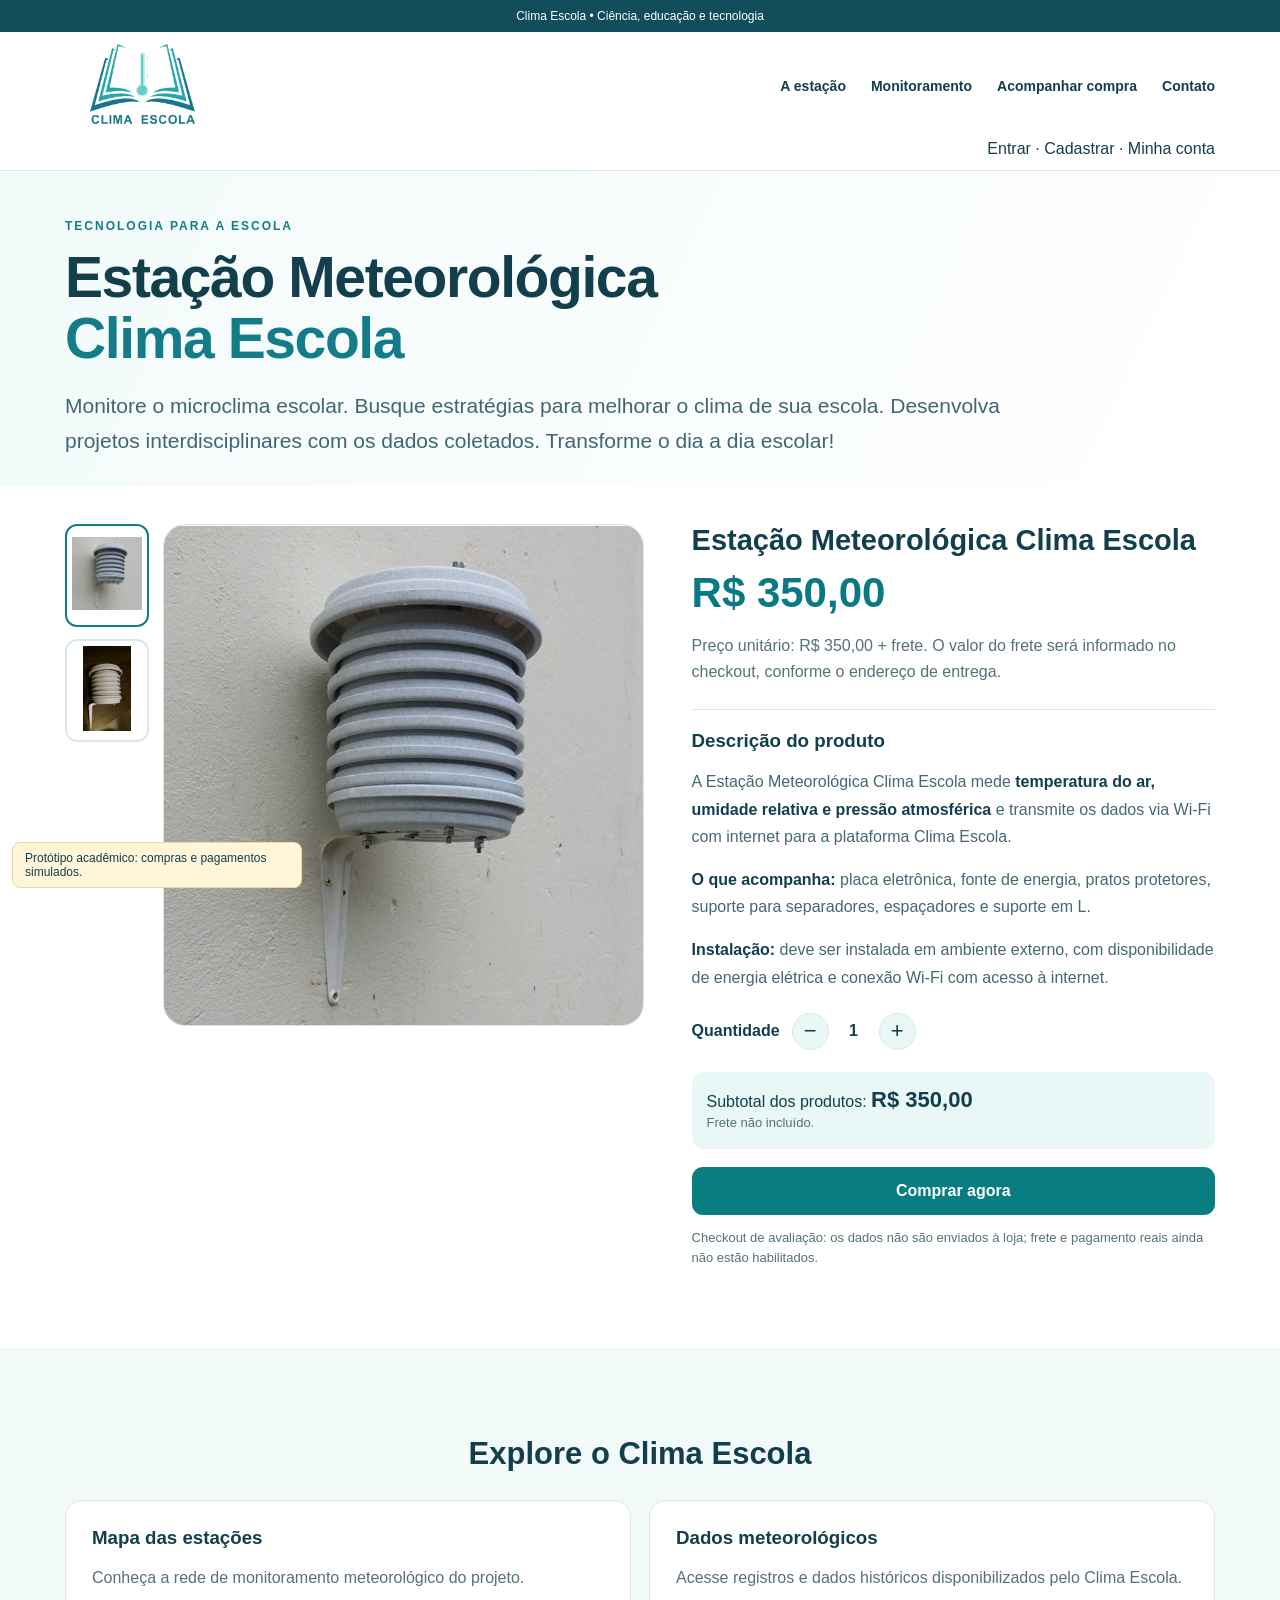
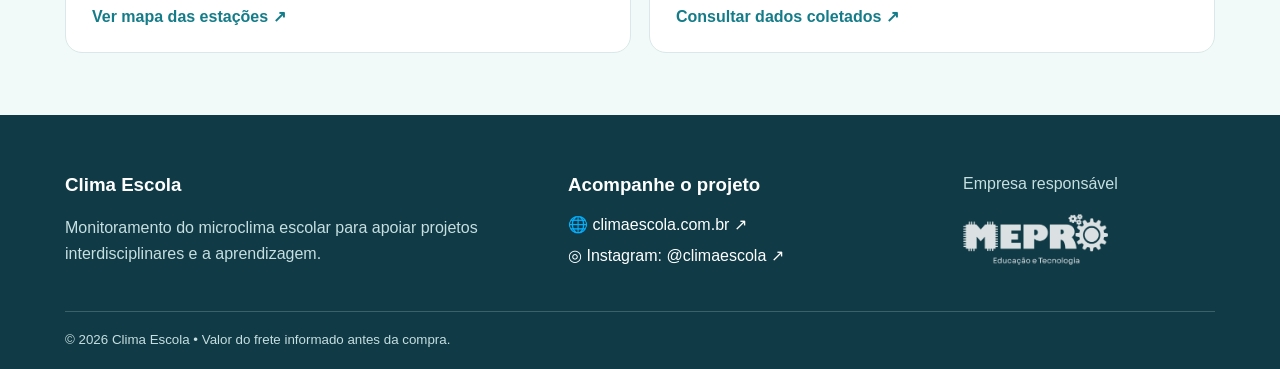
<file: index.html>
<!doctype html><html lang="pt-BR"><head><meta charset="utf-8"><meta name="viewport" content="width=device-width,initial-scale=1"><meta name="description" content="Estação Meteorológica Clima Escola. Monitore o microclima escolar e desenvolva projetos com dados meteorológicos."><title>Estação Meteorológica | Clima Escola</title><style>
:root{--dark:#123f4b;--teal:#147c89;--mint:#e9f7f6;--line:#d9e8e8;--muted:#55717a}*{box-sizing:border-box}html{scroll-behavior:smooth}body{margin:0;font-family:Arial,Helvetica,sans-serif;color:var(--dark);background:#fff}a{color:inherit;text-decoration:none}button,input{font:inherit}.wrap{width:min(1150px,calc(100% - 36px));margin:auto}.strip{background:#124d5b;color:white;text-align:center;padding:9px;font-size:12px}.header{border-bottom:1px solid var(--line);background:#fff}.nav{display:flex;align-items:center;justify-content:space-between;gap:18px;padding:12px 0}.logo{width:155px;max-height:80px;object-fit:contain}.links{display:flex;gap:25px;flex-wrap:wrap;font-size:14px;font-weight:700}.links a:hover,.footer a:hover{color:#28a7a8}.intro{background:linear-gradient(115deg,#f2fbfa,#fff);padding:48px 0 28px}.intro .kicker{font-size:12px;letter-spacing:2px;color:var(--teal);font-weight:800;text-transform:uppercase}.intro h1{font-size:clamp(34px,4.6vw,57px);line-height:1.07;letter-spacing:-1.4px;margin:14px 0 20px}.intro h1 span{display:block;color:var(--teal)}.intro p{font-size:clamp(17px,2vw,21px);line-height:1.65;color:#426671;max-width:950px;margin:0}.shop{padding:38px 0 66px}.shop-grid{display:grid;grid-template-columns:minmax(0,1.05fr) minmax(340px,.95fr);gap:48px;align-items:start}.photo-area{display:grid;grid-template-columns:84px minmax(0,1fr);gap:14px}.thumbs{display:flex;flex-direction:column;gap:12px}.thumb{border:2px solid var(--line);background:white;border-radius:12px;padding:5px;cursor:pointer}.thumb[aria-pressed=true]{border-color:var(--teal)}.thumb img{width:100%;height:85px;object-fit:contain}.photo-main{border:1px solid var(--line);background:#f4f8f8;border-radius:22px;display:grid;place-items:center;min-height:500px;overflow:hidden}.photo-main img{width:100%;height:500px;object-fit:contain}.detail h2{font-size:29px;margin:0 0 12px}.price{font-size:42px;font-weight:800;color:#0b7983;margin:0 0 10px}.muted{color:var(--muted);line-height:1.6}.description{margin-top:25px;padding-top:20px;border-top:1px solid var(--line)}.description h3{margin:0 0 10px}.description p{line-height:1.7;color:#456772}.description strong{color:var(--dark)}.qty{display:flex;align-items:center;gap:12px;margin:22px 0}.qty button{width:37px;height:37px;border-radius:50%;border:1px solid var(--line);background:var(--mint);cursor:pointer;font-size:22px;color:var(--dark)}.qty output{min-width:26px;text-align:center;font-weight:bold}.subtotal{background:var(--mint);padding:15px;border-radius:12px;margin:12px 0 18px}.subtotal strong{font-size:22px}.primary{background:#087e80;border:0;border-radius:11px;color:white;padding:15px 24px;cursor:pointer;font-weight:700;display:inline-block;text-align:center}.primary:hover{background:#08646a}.full{width:100%}.shipping{margin:20px 0}.shipping label{display:block;font-weight:bold;margin-bottom:8px}.shipping input{width:100%;border:1px solid #b9d2d3;border-radius:10px;padding:13px}.notice{font-size:13px;line-height:1.6;color:#55717a}.info{padding:62px 0;background:#f2faf9}.info h2{text-align:center;font-size:31px}.info-grid{display:grid;grid-template-columns:1fr 1fr;gap:18px;margin-top:28px}.info-card{background:white;border:1px solid var(--line);padding:26px;border-radius:17px}.info-card h3{margin:0 0 10px}.info-card p{line-height:1.65;color:var(--muted)}.info-card a{font-weight:700;color:var(--teal)}.footer{background:#103a46;color:white;padding:40px 0 22px}.foot-grid{display:grid;grid-template-columns:1.3fr 1fr .7fr;gap:35px}.footer p{color:#c6dfe0;line-height:1.65}.footer a{display:block;margin:12px 0}.mepro{width:145px;max-width:100%;object-fit:contain;opacity:.85}.footer small{display:block;margin-top:28px;padding-top:20px;border-top:1px solid #3b6168;color:#c6dfe0}@media(max-width:850px){.shop-grid{grid-template-columns:1fr;gap:26px}.photo-main,.photo-main img{height:400px;min-height:0}.foot-grid{grid-template-columns:1fr 1fr}.links{gap:13px}}@media(max-width:560px){.links{font-size:12px}.links a:nth-child(2){display:none}.logo{width:110px}.intro{padding:34px 0 18px}.shop{padding:25px 0 45px}.photo-area{grid-template-columns:1fr}.thumbs{flex-direction:row;order:2}.thumb{width:82px}.photo-main,.photo-main img{height:350px}.info-grid,.foot-grid{grid-template-columns:1fr}.info{padding:42px 0}}
</style></head><body><div class="strip">Clima Escola • Ciência, educação e tecnologia</div><header class="header"><div class="wrap nav"><a href="#inicio" aria-label="Início"><img class="logo" src="logo-clima-escola.png" alt="Logotipo Clima Escola"></a><nav class="links" aria-label="Menu"><a href="#produto">A estação</a><a href="#monitoramento">Monitoramento</a><a href="acompanhamento.html">Acompanhar compra</a><a href="#contato">Contato</a></nav></div><div class="wrap" style="padding:0 0 12px;text-align:right"><a href="login.html">Entrar</a> · <a href="cadastro.html">Cadastrar</a> · <a href="minha-conta.html">Minha conta</a></div></header><main><section id="inicio" class="intro"><div class="wrap"><div class="kicker">Tecnologia para a escola</div><h1>Estação Meteorológica<span>Clima Escola</span></h1><p>Monitore o microclima escolar. Busque estratégias para melhorar o clima de sua escola. Desenvolva projetos interdisciplinares com os dados coletados. Transforme o dia a dia escolar!</p></div></section><section id="produto" class="shop"><div class="wrap shop-grid"><div class="photo-area"><div class="thumbs" aria-label="Fotografias do produto"><button class="thumb" type="button" aria-label="Ver estação instalada" aria-pressed="true" data-image="estacao-original-instalada.png" data-alt="Fotografia original da estação meteorológica instalada em parede"><img src="estacao-original-instalada.png" alt="Miniatura da estação instalada"></button><button class="thumb" type="button" aria-label="Ver detalhe da estação" aria-pressed="false" data-image="estacao-original-detalhe.jpg" data-alt="Fotografia original da estação meteorológica com suporte em L"><img src="estacao-original-detalhe.jpg" alt="Miniatura da estação com suporte"></button></div><div class="photo-main"><img id="principal" src="estacao-original-instalada.png" alt="Fotografia original da estação meteorológica instalada em parede"></div></div><div class="detail"><h2>Estação Meteorológica Clima Escola</h2><p class="price">R$ 350,00</p><p class="muted">Preço unitário: R$ 350,00 + frete. O valor do frete será informado no checkout, conforme o endereço de entrega.</p><div class="description"><h3>Descrição do produto</h3><p>A Estação Meteorológica Clima Escola mede <strong>temperatura do ar, umidade relativa e pressão atmosférica</strong> e transmite os dados via Wi-Fi com internet para a plataforma Clima Escola.</p><p><strong>O que acompanha:</strong> placa eletrônica, fonte de energia, pratos protetores, suporte para separadores, espaçadores e suporte em L.</p><p><strong>Instalação:</strong> deve ser instalada em ambiente externo, com disponibilidade de energia elétrica e conexão Wi-Fi com acesso à internet.</p></div><div class="qty"><strong>Quantidade</strong><button id="menos" type="button" aria-label="Diminuir quantidade">−</button><output id="quantidade" aria-live="polite">1</output><button id="mais" type="button" aria-label="Aumentar quantidade">+</button></div><div class="subtotal">Subtotal dos produtos: <strong id="subtotal">R$ 350,00</strong><div class="notice">Frete não incluído.</div></div><button class="primary full" id="comprar" type="button">Comprar agora</button><p class="notice" id="aviso-compra" role="status">Checkout de avaliação: os dados não são enviados à loja; frete e pagamento reais ainda não estão habilitados.</p></div></div></section><section class="info" id="monitoramento"><div class="wrap"><h2>Explore o Clima Escola</h2><div class="info-grid"><article class="info-card"><h3>Mapa das estações</h3><p>Conheça a rede de monitoramento meteorológico do projeto.</p><a href="https://climaescola.com.br/Clima/mapa02.php" target="_blank" rel="noopener noreferrer">Ver mapa das estações ↗</a></article><article class="info-card"><h3>Dados meteorológicos</h3><p>Acesse registros e dados históricos disponibilizados pelo Clima Escola.</p><a href="https://climaescola.com.br/Clima/dados_coletados.php" target="_blank" rel="noopener noreferrer">Consultar dados coletados ↗</a></article></div></div></section></main><footer id="contato" class="footer"><div class="wrap"><div class="foot-grid"><div><h3>Clima Escola</h3><p>Monitoramento do microclima escolar para apoiar projetos interdisciplinares e a aprendizagem.</p></div><div><h3>Acompanhe o projeto</h3><a href="https://climaescola.com.br" target="_blank" rel="noopener noreferrer">🌐 climaescola.com.br ↗</a><a href="https://www.instagram.com/climaescola/" target="_blank" rel="noopener noreferrer">◎ Instagram: @climaescola ↗</a></div><div><p>Empresa responsável</p><img class="mepro" src="logo-mepro.png" alt="Mepro Educação e Tecnologia"></div></div><small>© <span id="ano"></span> Clima Escola • Valor do frete informado antes da compra.</small></div></footer><script>
const money=n=>n.toLocaleString('pt-BR',{style:'currency',currency:'BRL'});let quantidade=1;function atualiza(){document.getElementById('quantidade').textContent=quantidade;document.getElementById('subtotal').textContent=money(quantidade*350)}document.getElementById('menos').addEventListener('click',()=>{quantidade=Math.max(1,quantidade-1);atualiza()});document.getElementById('mais').addEventListener('click',()=>{quantidade=Math.min(99,quantidade+1);atualiza()});document.querySelectorAll('.thumb').forEach(btn=>btn.addEventListener('click',()=>{document.getElementById('principal').src=btn.dataset.image;document.getElementById('principal').alt=btn.dataset.alt;document.querySelectorAll('.thumb').forEach(b=>b.setAttribute('aria-pressed',String(b===btn)))}));document.getElementById('comprar').addEventListener('click',()=>{sessionStorage.setItem('ce_qtd',String(quantidade));sessionStorage.removeItem('ce_cep');window.location.href='checkout.html'});document.getElementById('ano').textContent=new Date().getFullYear();
</script><div style="position:fixed;bottom:12px;left:12px;background:#fff6d9;border:1px solid #e9d9a0;padding:8px 12px;border-radius:8px;font-size:12px;max-width:290px">Protótipo acadêmico: compras e pagamentos simulados.</div></body></html>
</file>
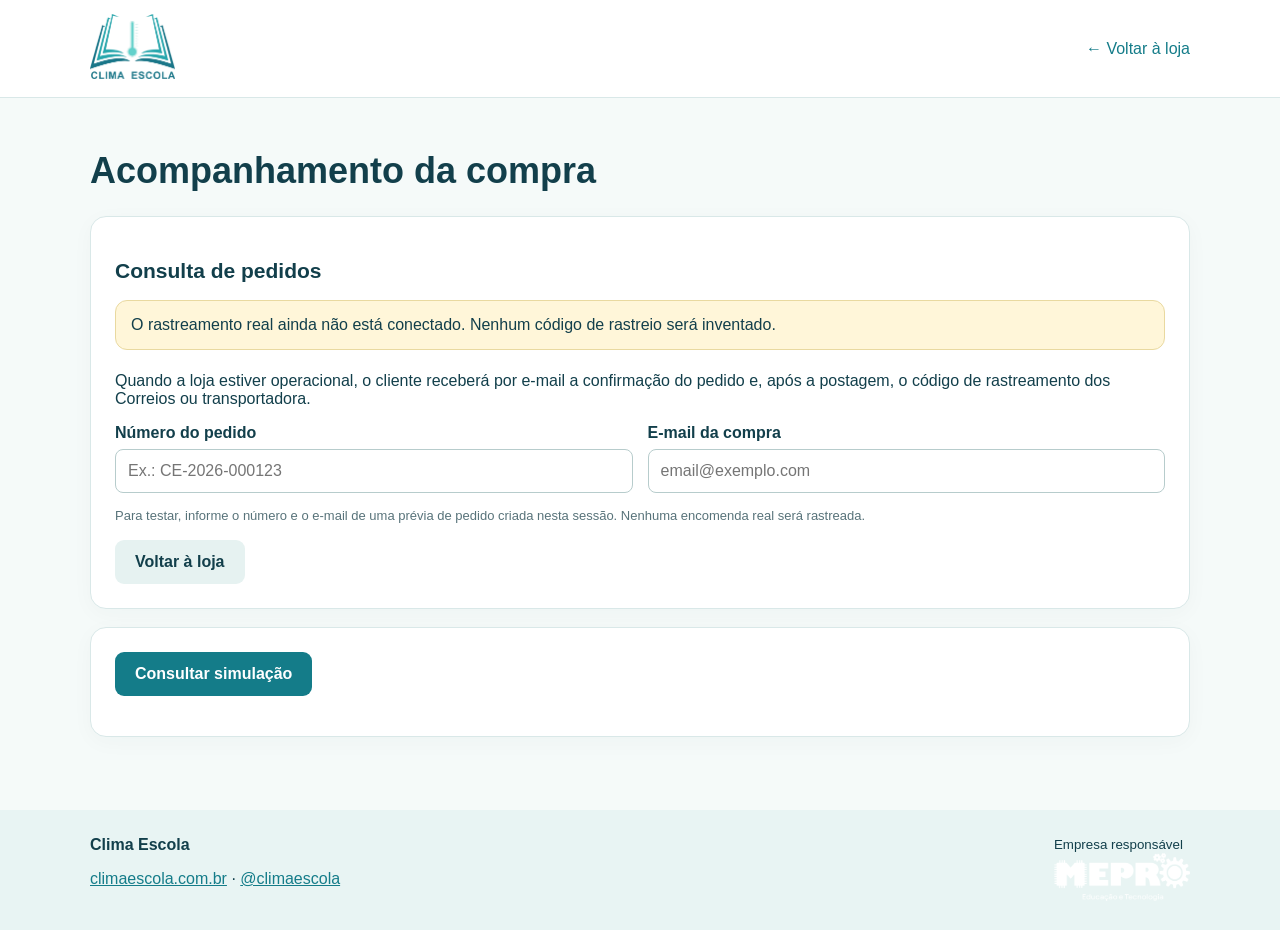
<file: acompanhamento.html>
<!doctype html><html lang="pt-BR"><head><meta charset="utf-8"><meta name="viewport" content="width=device-width,initial-scale=1"><title>Acompanhar compra | Clima Escola</title><link rel="stylesheet" href="checkout.css"></head><body><header><div class="wrap top"><a href="index.html"><img src="logo-clima-escola.png" alt="Clima Escola"></a><a href="index.html">← Voltar à loja</a></div></header><main class="wrap"><h1>Acompanhamento da compra</h1><div class="card"><h2>Consulta de pedidos</h2><div class="alert">O rastreamento real ainda não está conectado. Nenhum código de rastreio será inventado.</div><p>Quando a loja estiver operacional, o cliente receberá por e-mail a confirmação do pedido e, após a postagem, o código de rastreamento dos Correios ou transportadora.</p><div class="fields"><div class="field"><label for="pedido">Número do pedido</label><input id="pedido" placeholder="Ex.: CE-2026-000123"></div><div class="field"><label for="email">E-mail da compra</label><input id="email" type="email" placeholder="email@exemplo.com"></div></div><p class="hint">Para testar, informe o número e o e-mail de uma prévia de pedido criada nesta sessão. Nenhuma encomenda real será rastreada.</p><a class="btn secondary" href="index.html">Voltar à loja</a></div><div class="card"><button id="consultar" type="button">Consultar simulação</button><p id="resultadoConsulta" role="status"></p></div></main><footer><div class="wrap foot"><div><strong>Clima Escola</strong><p><a href="https://climaescola.com.br">climaescola.com.br</a> · <a href="https://instagram.com/climaescola">@climaescola</a></p></div><div><small>Empresa responsável</small><br><img src="logo-mepro.png" alt="Mepro"></div></div></footer><script src="loja.js"></script><script>document.getElementById("consultar").onclick=()=>{const n=document.getElementById("pedido").value.trim(),e=document.getElementById("email").value.trim().toLowerCase();const p=CE.get("pedidos",[]).find(p=>p.numero===n&&p.email.toLowerCase()===e);document.getElementById("resultadoConsulta").textContent=p?`${p.numero}: ${p.status}. Sem código de rastreamento real.`:"Pedido de demonstração não encontrado nesta sessão."};</script></body></html>
</file>
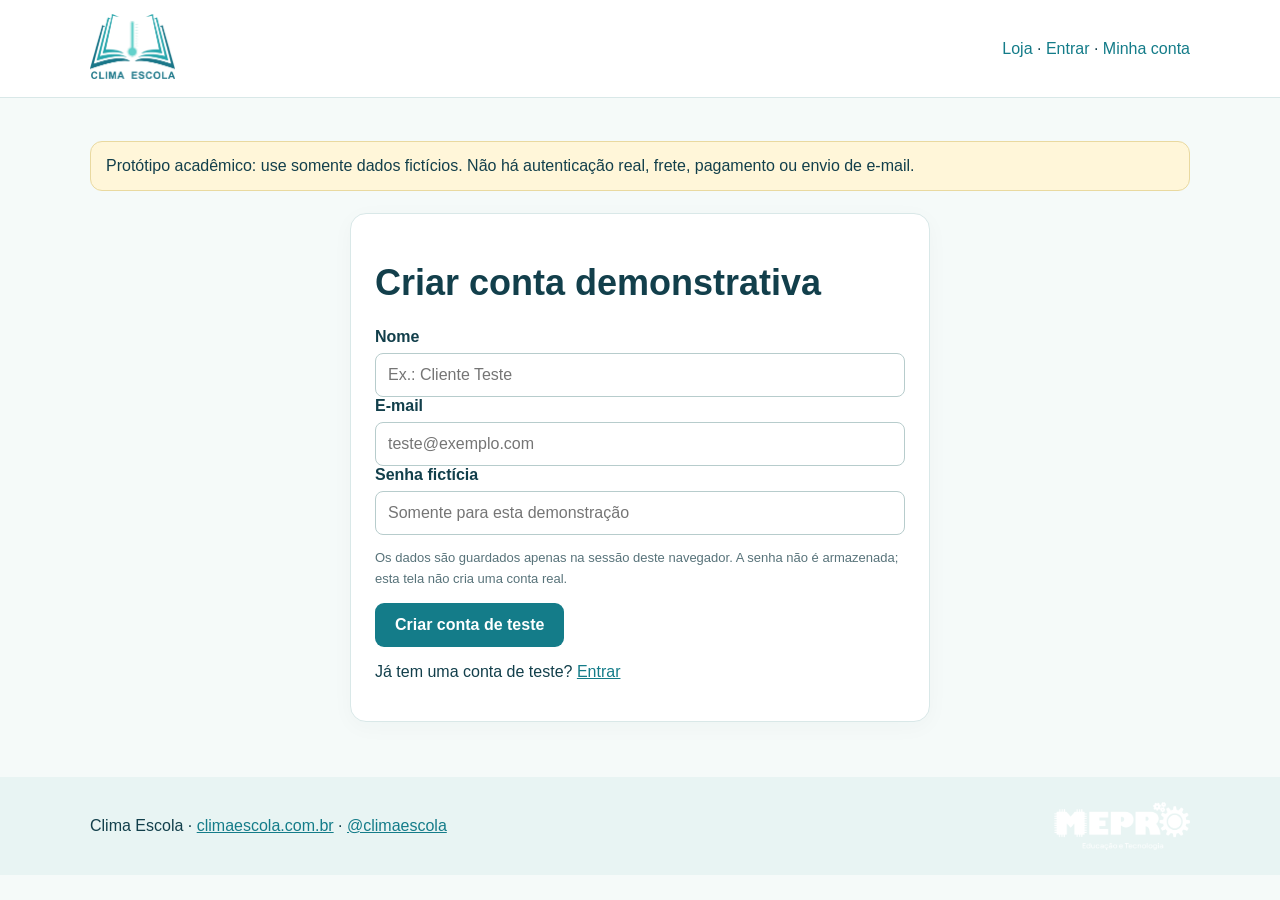
<file: cadastro.html>
<!doctype html><html lang="pt-BR"><head><meta charset="utf-8"><meta name="viewport" content="width=device-width,initial-scale=1"><link rel="stylesheet" href="checkout.css"><title>Cadastro | Clima Escola</title></head><body><header><div class="wrap top"><a href="index.html"><img src="logo-clima-escola.png" alt="Clima Escola"></a><nav><a href="index.html">Loja</a> · <a href="login.html">Entrar</a> · <a href="minha-conta.html">Minha conta</a></nav></div></header><main class="wrap"><div class="alert">Protótipo acadêmico: use somente dados fictícios. Não há autenticação real, frete, pagamento ou envio de e-mail.</div><div class="auth card"><h1>Criar conta demonstrativa</h1><form id="cad"><div class="field"><label for="nome">Nome</label><input id="nome" required placeholder="Ex.: Cliente Teste"></div><div class="field"><label for="email">E-mail</label><input id="email" type="email" required placeholder="teste@exemplo.com"></div><div class="field"><label for="senha">Senha fictícia</label><input id="senha" type="password" minlength="4" required placeholder="Somente para esta demonstração"></div><p class="hint">Os dados são guardados apenas na sessão deste navegador. A senha não é armazenada; esta tela não cria uma conta real.</p><button>Criar conta de teste</button></form><p>Já tem uma conta de teste? <a href="login.html">Entrar</a></p></div></main><footer><div class="wrap foot"><div>Clima Escola · <a href="https://climaescola.com.br">climaescola.com.br</a> · <a href="https://instagram.com/climaescola">@climaescola</a></div><img src="logo-mepro.png" alt="Mepro"></div></footer><script src="loja.js"></script><script>document.getElementById('cad').addEventListener('submit',e=>{e.preventDefault();if(!e.target.reportValidity())return;CE.set('user',{nome:document.getElementById('nome').value,email:document.getElementById('email').value});location.href='minha-conta.html'});</script></body></html>
</file>
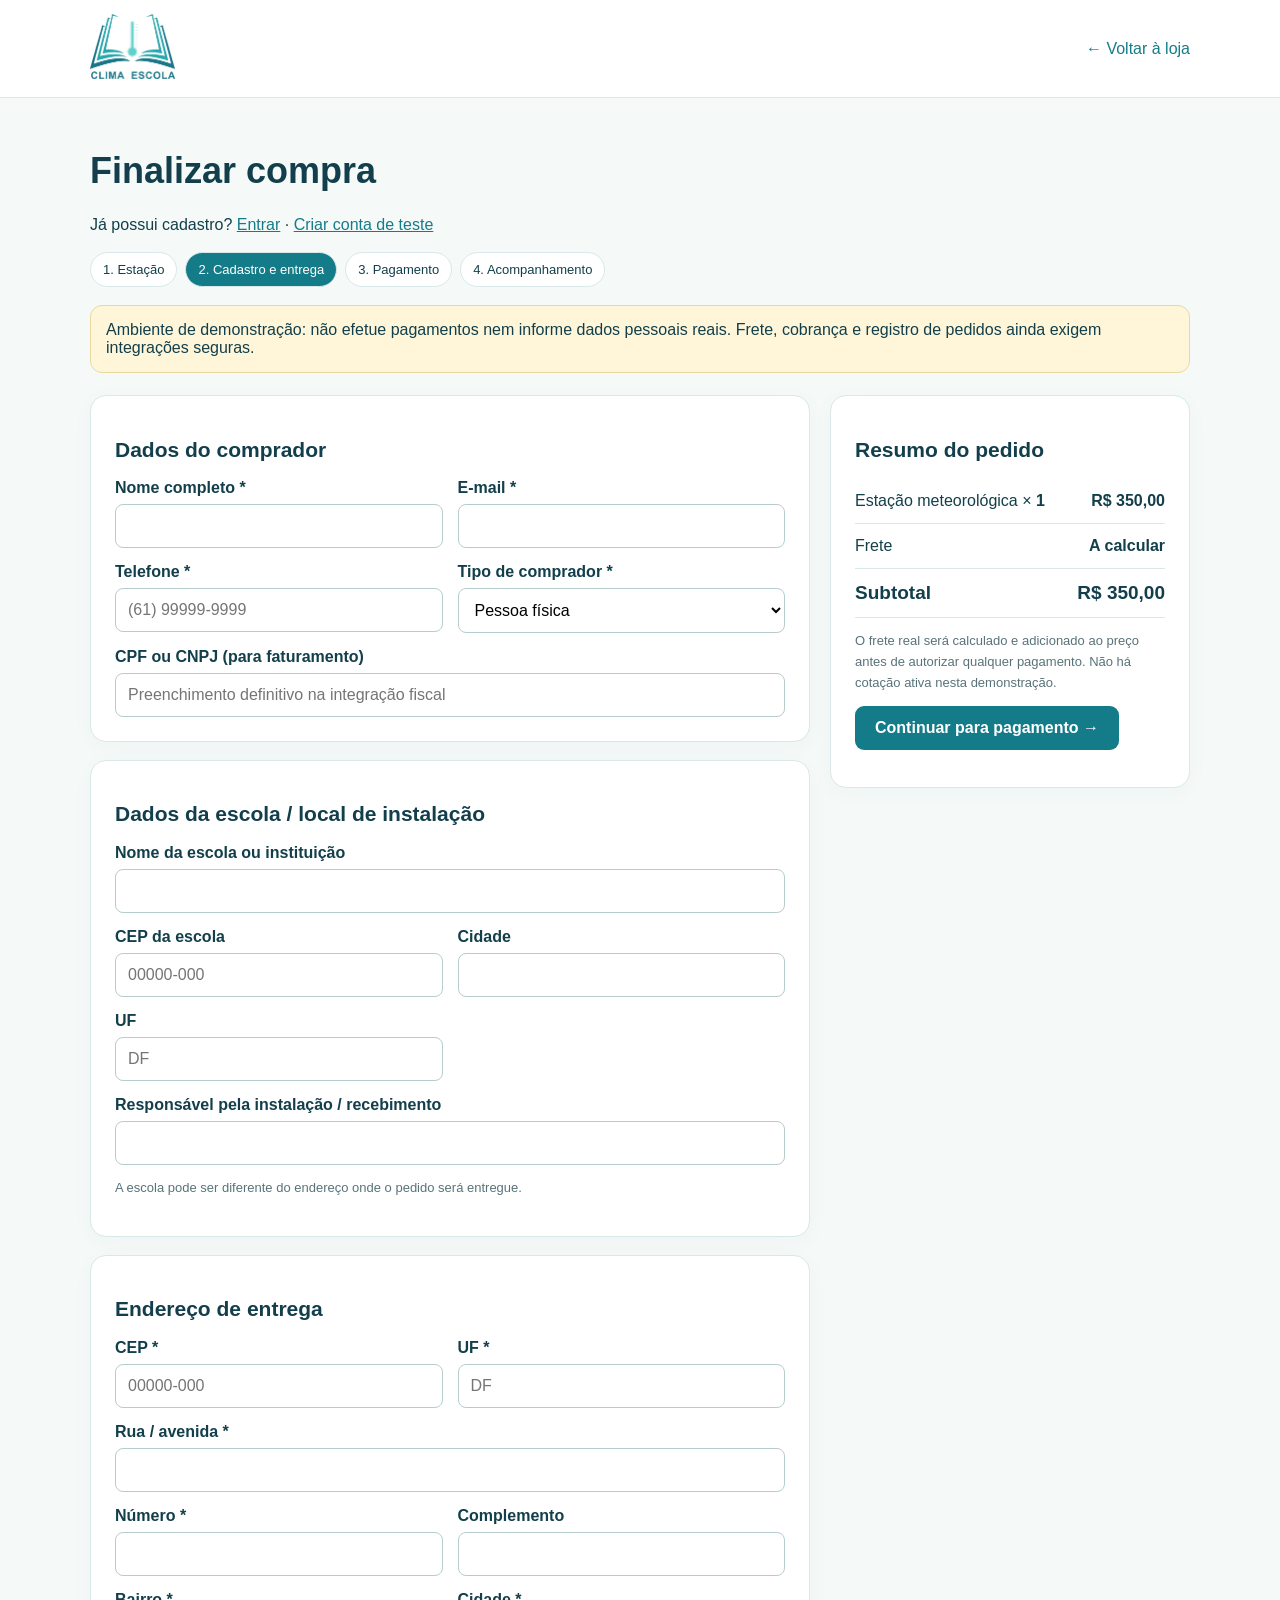
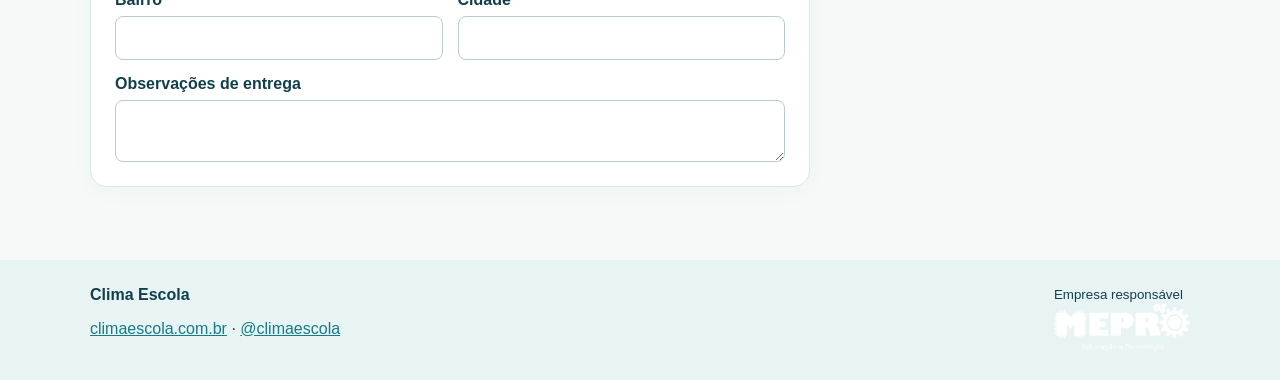
<file: checkout.html>
<!doctype html><html lang="pt-BR"><head><meta charset="utf-8"><meta name="viewport" content="width=device-width,initial-scale=1"><title>Dados de compra | Clima Escola</title><link rel="stylesheet" href="checkout.css"></head><body><header><div class="wrap top"><a href="index.html"><img src="logo-clima-escola.png" alt="Clima Escola"></a><a href="index.html">← Voltar à loja</a></div></header><main class="wrap"><h1>Finalizar compra</h1><p>Já possui cadastro? <a href="login.html">Entrar</a> · <a href="cadastro.html">Criar conta de teste</a></p><div class="steps"><span>1. Estação</span><span class="active">2. Cadastro e entrega</span><span>3. Pagamento</span><span>4. Acompanhamento</span></div><div class="alert">Ambiente de demonstração: não efetue pagamentos nem informe dados pessoais reais. Frete, cobrança e registro de pedidos ainda exigem integrações seguras.</div><form id="form" class="grid"><div><section class="card"><h2>Dados do comprador</h2><div class="fields"><div class="field"><label for="nome">Nome completo *</label><input id="nome" name="nome" required autocomplete="name"></div><div class="field"><label for="email">E-mail *</label><input id="email" name="email" type="email" required autocomplete="email"></div><div class="field"><label for="telefone">Telefone *</label><input id="telefone" name="telefone" required autocomplete="tel" placeholder="(61) 99999-9999"></div><div class="field"><label for="tipo">Tipo de comprador *</label><select id="tipo" name="tipo" required><option value="Pessoa física">Pessoa física</option><option value="Escola / instituição">Escola / instituição</option></select></div><div class="field wide"><label for="documento">CPF ou CNPJ (para faturamento)</label><input id="documento" name="documento" placeholder="Preenchimento definitivo na integração fiscal"></div></div></section><section class="card"><h2>Dados da escola / local de instalação</h2><div class="fields"><div class="field wide"><label for="escola">Nome da escola ou instituição</label><input id="escola" name="escola"></div><div class="field"><label for="cepEscola">CEP da escola</label><input id="cepEscola" name="cepEscola" inputmode="numeric" pattern="[0-9]{5}-?[0-9]{3}" maxlength="9" placeholder="00000-000" autocomplete="off"></div><div class="field"><label for="cidadeEscola">Cidade</label><input id="cidadeEscola" name="cidadeEscola"></div><div class="field"><label for="ufEscola">UF</label><input id="ufEscola" name="ufEscola" maxlength="2" placeholder="DF"></div><div class="field wide"><label for="responsavel">Responsável pela instalação / recebimento</label><input id="responsavel" name="responsavel"></div></div><p class="hint">A escola pode ser diferente do endereço onde o pedido será entregue.</p></section><section class="card"><h2>Endereço de entrega</h2><div class="fields"><div class="field"><label for="cepEntrega">CEP *</label><input id="cepEntrega" name="cepEntrega" required inputmode="numeric" pattern="[0-9]{5}-?[0-9]{3}" placeholder="00000-000" maxlength="9"></div><div class="field"><label for="uf">UF *</label><input id="uf" name="uf" required maxlength="2" placeholder="DF"></div><div class="field wide"><label for="logradouro">Rua / avenida *</label><input id="logradouro" name="logradouro" required></div><div class="field"><label for="numero">Número *</label><input id="numero" name="numero" required></div><div class="field"><label for="complemento">Complemento</label><input id="complemento" name="complemento"></div><div class="field"><label for="bairro">Bairro *</label><input id="bairro" name="bairro" required></div><div class="field"><label for="cidade">Cidade *</label><input id="cidade" name="cidade" required></div><div class="field wide"><label for="observacoes">Observações de entrega</label><textarea id="observacoes" name="observacoes" rows="2"></textarea></div></div></section></div><aside class="card"><h2>Resumo do pedido</h2><div class="line"><span>Estação meteorológica × <b id="qtd">1</b></span><b id="sub">R$ 350,00</b></div><div class="line"><span>Frete</span><b>A calcular</b></div><div class="line total"><span>Subtotal</span><span id="total">R$ 350,00</span></div><p class="hint">O frete real será calculado e adicionado ao preço antes de autorizar qualquer pagamento. Não há cotação ativa nesta demonstração.</p><button type="submit">Continuar para pagamento →</button><p class="hint" id="erro" role="alert"></p></aside></form></main><footer><div class="wrap foot"><div><strong>Clima Escola</strong><p><a href="https://climaescola.com.br">climaescola.com.br</a> · <a href="https://instagram.com/climaescola">@climaescola</a></p></div><div><small>Empresa responsável</small><br><img src="logo-mepro.png" alt="Mepro"></div></div></footer><script src="loja.js"></script><script src="checkout.js"></script></body></html>
</file>
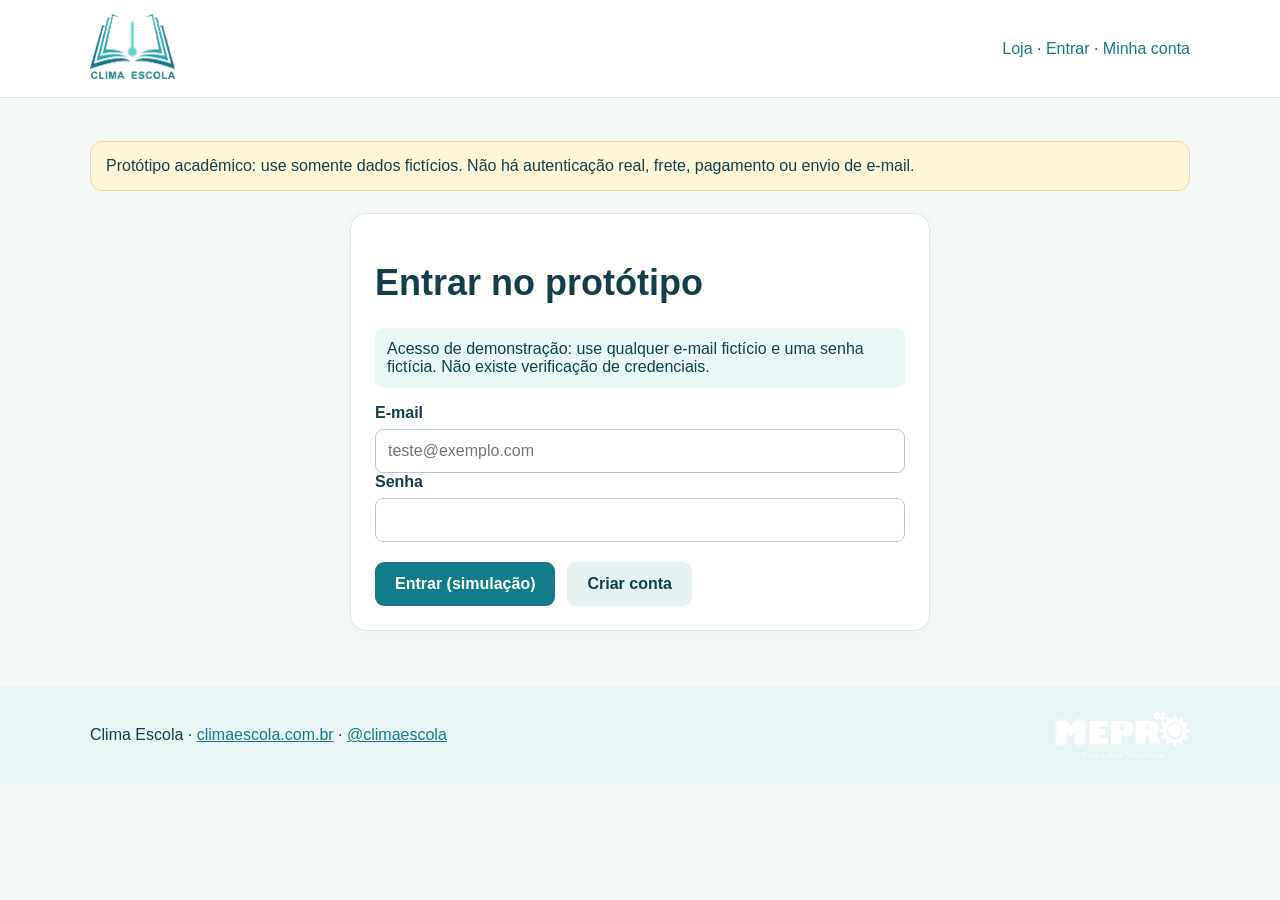
<file: login.html>
<!doctype html><html lang="pt-BR"><head><meta charset="utf-8"><meta name="viewport" content="width=device-width,initial-scale=1"><link rel="stylesheet" href="checkout.css"><title>Entrar | Clima Escola</title></head><body><header><div class="wrap top"><a href="index.html"><img src="logo-clima-escola.png" alt="Clima Escola"></a><nav><a href="index.html">Loja</a> · <a href="login.html">Entrar</a> · <a href="minha-conta.html">Minha conta</a></nav></div></header><main class="wrap"><div class="alert">Protótipo acadêmico: use somente dados fictícios. Não há autenticação real, frete, pagamento ou envio de e-mail.</div><div class="auth card"><h1>Entrar no protótipo</h1><p class="demo">Acesso de demonstração: use qualquer e-mail fictício e uma senha fictícia. Não existe verificação de credenciais.</p><form id="entrar"><div class="field"><label for="email">E-mail</label><input id="email" type="email" required placeholder="teste@exemplo.com"></div><div class="field"><label for="senha">Senha</label><input id="senha" type="password" required></div><div class="actions"><button>Entrar (simulação)</button><a class="btn secondary" href="cadastro.html">Criar conta</a></div></form></div></main><footer><div class="wrap foot"><div>Clima Escola · <a href="https://climaescola.com.br">climaescola.com.br</a> · <a href="https://instagram.com/climaescola">@climaescola</a></div><img src="logo-mepro.png" alt="Mepro"></div></footer><script src="loja.js"></script><script>document.getElementById('entrar').addEventListener('submit',e=>{e.preventDefault();if(!e.target.reportValidity())return;const email=document.getElementById('email').value;const atual=CE.user();CE.set('user',{nome:atual?.email===email?atual.nome:'Cliente de demonstração',email});location.href='minha-conta.html'});</script></body></html>
</file>
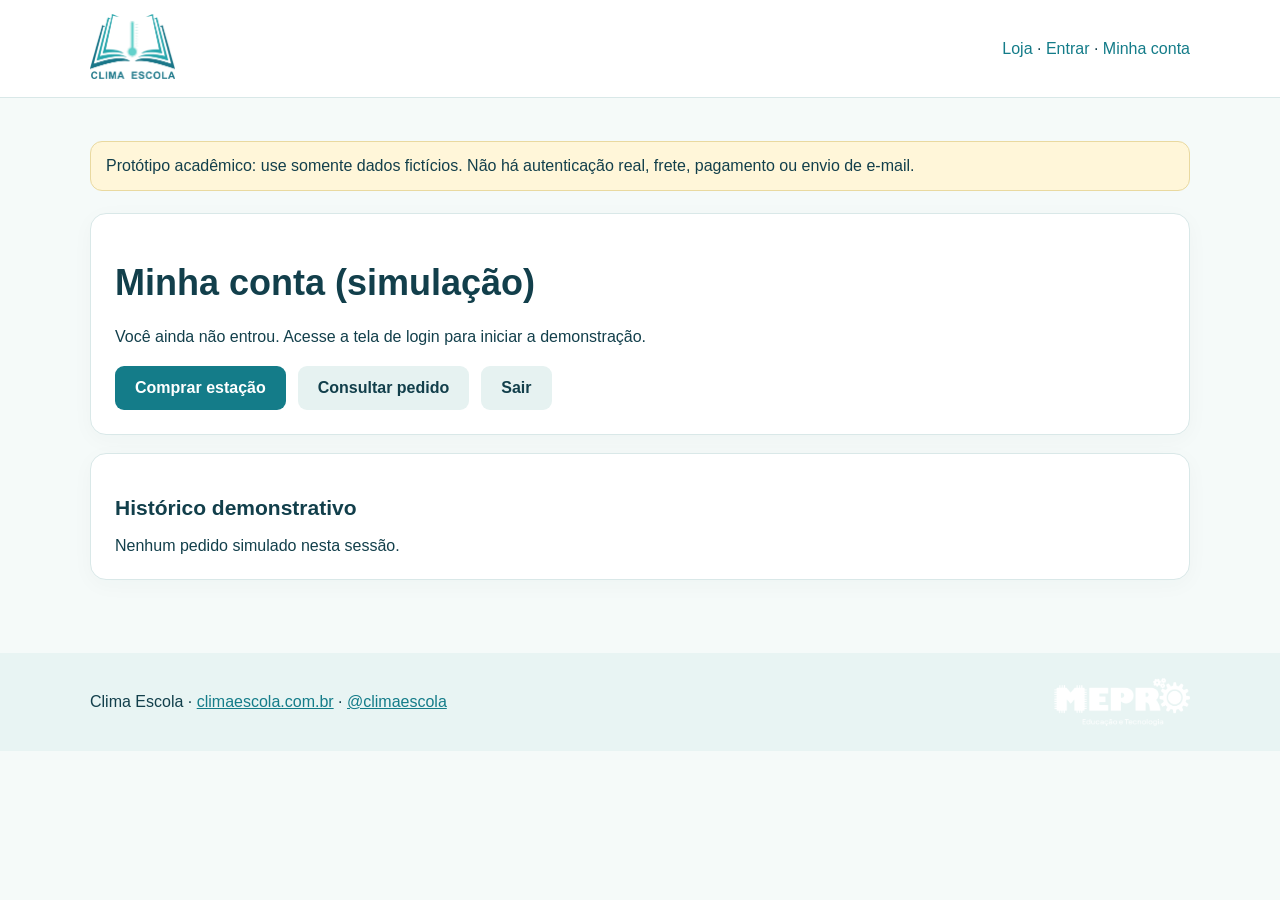
<file: minha-conta.html>
<!doctype html><html lang="pt-BR"><head><meta charset="utf-8"><meta name="viewport" content="width=device-width,initial-scale=1"><link rel="stylesheet" href="checkout.css"><title>Minha conta | Clima Escola</title></head><body><header><div class="wrap top"><a href="index.html"><img src="logo-clima-escola.png" alt="Clima Escola"></a><nav><a href="index.html">Loja</a> · <a href="login.html">Entrar</a> · <a href="minha-conta.html">Minha conta</a></nav></div></header><main class="wrap"><div class="alert">Protótipo acadêmico: use somente dados fictícios. Não há autenticação real, frete, pagamento ou envio de e-mail.</div><div class="card"><h1>Minha conta (simulação)</h1><p id="usuario"></p><div class="actions"><a class="btn" href="index.html">Comprar estação</a><a class="btn secondary" href="acompanhamento.html">Consultar pedido</a><button class="btn secondary" id="sair">Sair</button></div></div><section class="card"><h2>Histórico demonstrativo</h2><div id="historico"></div></section></main><footer><div class="wrap foot"><div>Clima Escola · <a href="https://climaescola.com.br">climaescola.com.br</a> · <a href="https://instagram.com/climaescola">@climaescola</a></div><img src="logo-mepro.png" alt="Mepro"></div></footer><script src="loja.js"></script><script>const u=CE.user();document.getElementById('usuario').textContent=u?`${u.nome} — ${u.email}`:'Você ainda não entrou. Acesse a tela de login para iniciar a demonstração.';document.getElementById('historico').textContent=(CE.get('pedidos',[]).filter(p=>u&&p.email===u.email).map(p=>`${p.numero} • ${p.status} • ${CE.money(p.subtotal)} + frete pendente`).join(' | '))||'Nenhum pedido simulado nesta sessão.';document.getElementById('sair').onclick=()=>{sessionStorage.removeItem('ce_user');location.href='login.html'};</script></body></html>
</file>
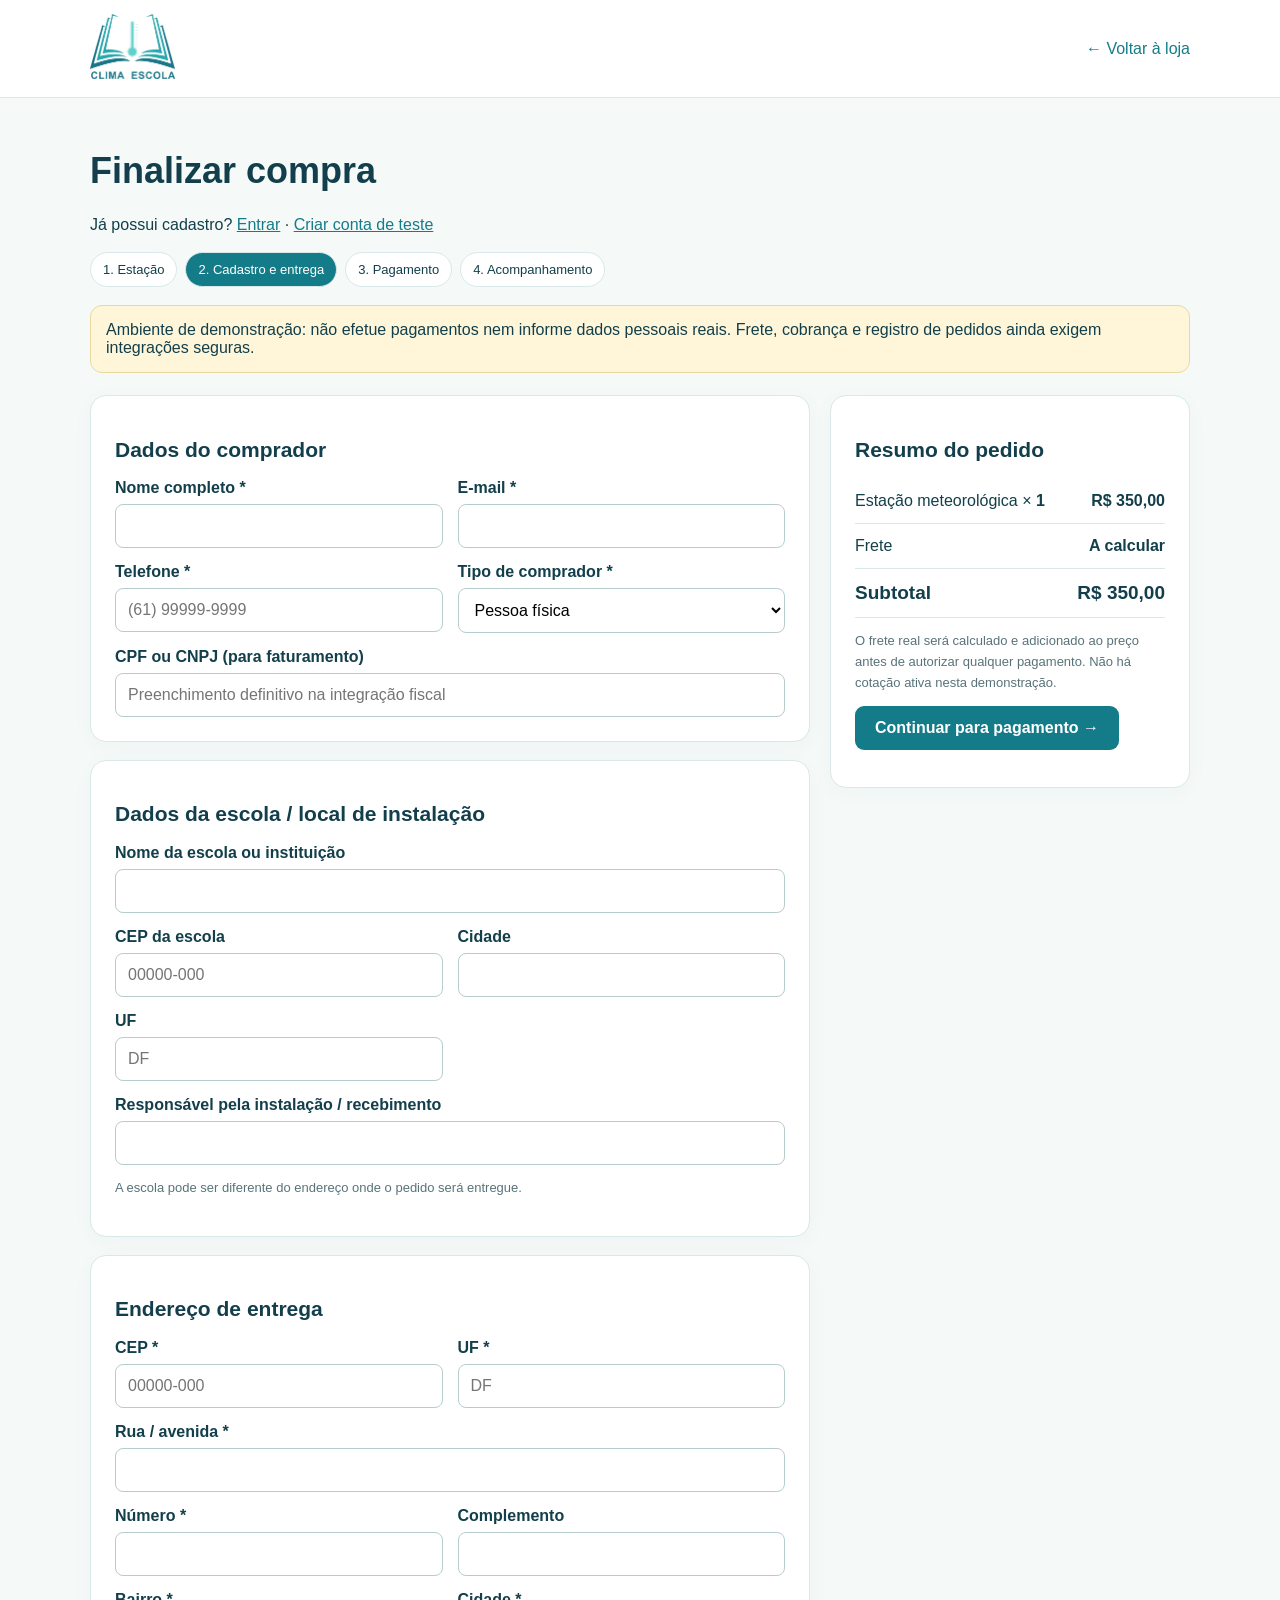
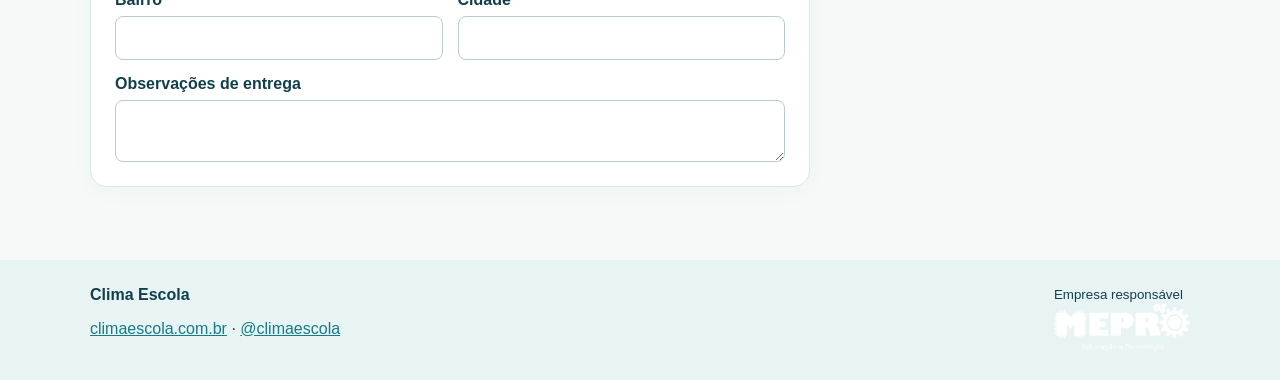
<file: pagamento.html>
<!doctype html><html lang="pt-BR"><head><meta charset="utf-8"><meta name="viewport" content="width=device-width,initial-scale=1"><title>Pagamento | Clima Escola</title><link rel="stylesheet" href="checkout.css"></head><body><header><div class="wrap top"><a href="index.html"><img src="logo-clima-escola.png" alt="Clima Escola"></a><a href="index.html">← Voltar à loja</a></div></header><main class="wrap"><h1>Escolha a forma de pagamento</h1><div class="steps"><span>1. Estação</span><span>2. Cadastro e entrega</span><span class="active">3. Pagamento</span><span>4. Acompanhamento</span></div><div class="alert">Simulação: não há cobrança, Pix, boleto ou processamento de cartão. O frete ainda não foi cotado; não é possível confirmar uma compra real.</div><div class="grid"><section class="card"><h2>Como deseja pagar?</h2><div class="choice"><input type="radio" name="pagamento" id="pix" value="Pix" checked><label for="pix">Pix <small>— integração pendente</small></label></div><div class="choice"><input type="radio" name="pagamento" id="cartao" value="Cartão"><label for="cartao">Cartão de crédito <small>— integração pendente</small></label></div><div class="choice"><input type="radio" name="pagamento" id="boleto" value="Boleto"><label for="boleto">Boleto bancário <small>— integração pendente</small></label></div><p class="hint">Dados de cartão nunca devem ser coletados diretamente neste site estático. O pagamento real deverá ocorrer em ambiente seguro do provedor contratado.</p><div class="actions"><a class="btn secondary" href="checkout.html">← Revisar dados</a><button id="simular">Gerar prévia do pedido (sem compra)</button></div></section><aside class="card"><h2>Resumo</h2><div id="resumo"></div><div class="line"><span>Frete</span><b>Pendente</b></div><p class="hint">A confirmação dependerá da cotação do frete e da aprovação do pagamento pelo provedor.</p></aside></div></main><footer><div class="wrap foot"><div><strong>Clima Escola</strong><p><a href="https://climaescola.com.br">climaescola.com.br</a> · <a href="https://instagram.com/climaescola">@climaescola</a></p></div><div><small>Empresa responsável</small><br><img src="logo-mepro.png" alt="Mepro"></div></div></footer><script src="loja.js"></script><script src="pagamento.js"></script></body></html>
</file>
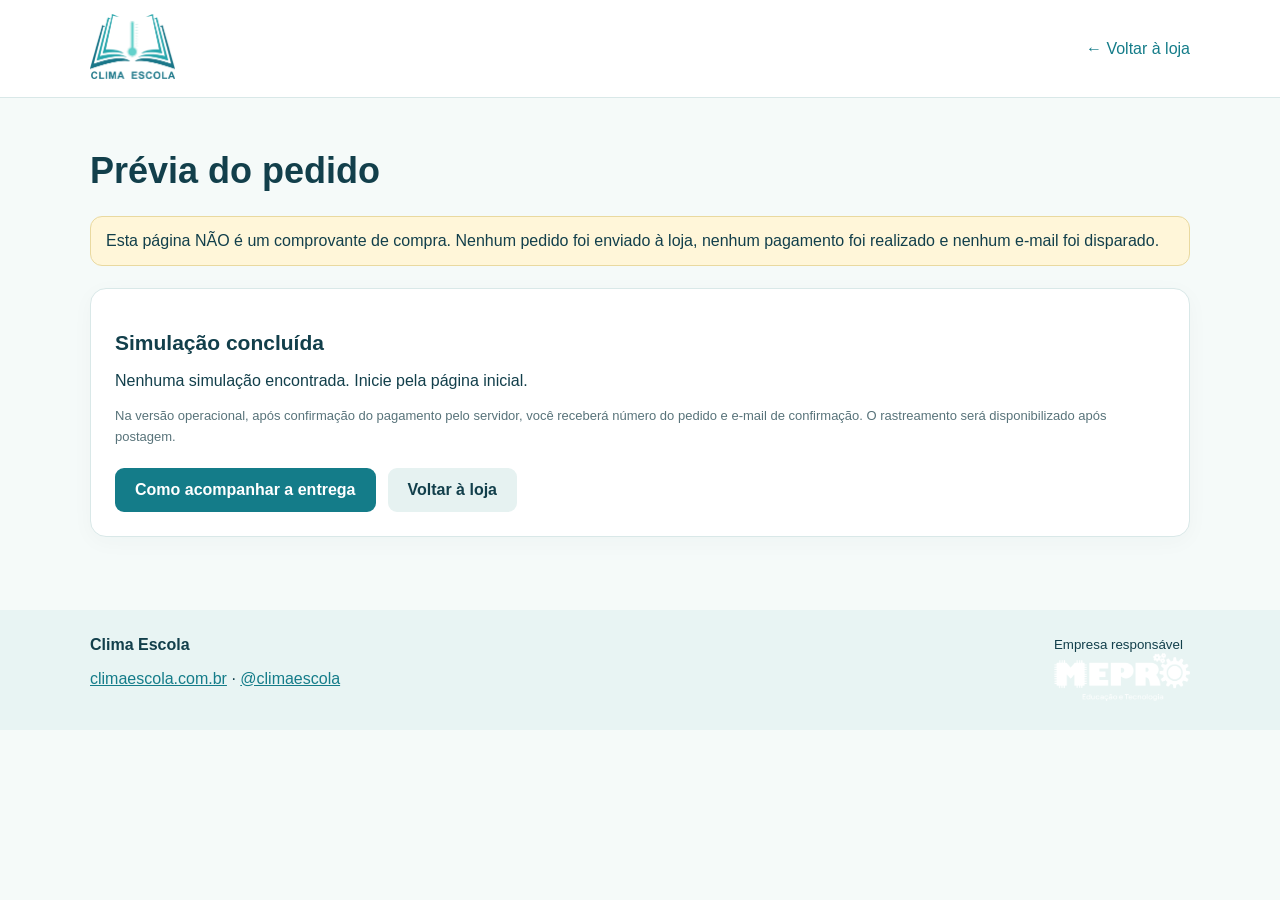
<file: pedido.html>
<!doctype html><html lang="pt-BR"><head><meta charset="utf-8"><meta name="viewport" content="width=device-width,initial-scale=1"><title>Prévia do pedido | Clima Escola</title><link rel="stylesheet" href="checkout.css"></head><body><header><div class="wrap top"><a href="index.html"><img src="logo-clima-escola.png" alt="Clima Escola"></a><a href="index.html">← Voltar à loja</a></div></header><main class="wrap"><h1>Prévia do pedido</h1><div class="alert">Esta página NÃO é um comprovante de compra. Nenhum pedido foi enviado à loja, nenhum pagamento foi realizado e nenhum e-mail foi disparado.</div><div class="card"><h2>Simulação concluída</h2><p id="resultado">Carregando prévia...</p><p class="hint">Na versão operacional, após confirmação do pagamento pelo servidor, você receberá número do pedido e e-mail de confirmação. O rastreamento será disponibilizado após postagem.</p><div class="actions"><a class="btn" href="acompanhamento.html">Como acompanhar a entrega</a><a class="btn secondary" href="index.html">Voltar à loja</a></div></div></main><footer><div class="wrap foot"><div><strong>Clima Escola</strong><p><a href="https://climaescola.com.br">climaescola.com.br</a> · <a href="https://instagram.com/climaescola">@climaescola</a></p></div><div><small>Empresa responsável</small><br><img src="logo-mepro.png" alt="Mepro"></div></div></footer><script src="loja.js"></script><script src="pedido.js"></script></body></html>
</file>
<file: checkout.css>
:root{--dark:#123f4b;--teal:#147c89;--mint:#e9f7f6;--line:#d9e8e8}*{box-sizing:border-box}body{margin:0;font:16px Arial,sans-serif;color:var(--dark);background:#f5faf9}a{color:#147c89}.wrap{width:min(1100px,94%);margin:auto}header{background:white;border-bottom:1px solid var(--line)}.top{display:flex;justify-content:space-between;align-items:center;padding:14px 0;gap:12px}.top img{height:65px;max-width:210px;object-fit:contain}.top a{text-decoration:none}main{padding:28px 0 55px}h1{font-size:clamp(24px,4vw,36px)}h2{font-size:21px}.steps{display:flex;flex-wrap:wrap;gap:8px;margin:18px 0}.steps span{padding:9px 12px;border:1px solid var(--line);border-radius:30px;background:white;font-size:13px}.steps .active{background:var(--teal);color:white}.alert{padding:15px;border-radius:12px;background:#fff6d9;margin:15px 0 22px;border:1px solid #e9d9a0}.grid{display:grid;grid-template-columns:minmax(0,2fr) minmax(265px,1fr);gap:20px;align-items:start}.card{background:white;border:1px solid var(--line);padding:24px;border-radius:16px;margin-bottom:18px;box-shadow:0 5px 22px #123f4b08}.fields{display:grid;grid-template-columns:1fr 1fr;gap:15px}.field{display:flex;flex-direction:column;gap:7px}.field.wide{grid-column:1/-1}label{font-weight:600}input,select,textarea{width:100%;padding:12px;border:1px solid #b7cccc;border-radius:8px;font:inherit;background:white}input[type=radio]{width:auto}.hint{font-size:13px;color:#58737a;line-height:1.6}.line{display:flex;justify-content:space-between;gap:12px;padding:13px 0;border-bottom:1px solid var(--line)}.total{font-size:19px;font-weight:bold}button,.btn{background:var(--teal);color:white;border:0;padding:13px 20px;border-radius:9px;font:inherit;font-weight:700;cursor:pointer;display:inline-block;text-decoration:none}button:hover,.btn:hover{filter:brightness(.9)}.btn.secondary{background:#e6f2f1;color:var(--dark)}.actions{display:flex;flex-wrap:wrap;gap:12px;margin-top:20px}.choice{display:flex;gap:10px;align-items:center;padding:13px;border:1px solid var(--line);border-radius:10px;margin-bottom:10px}.choice label{flex:1}.choice small{font-weight:400}.foot{display:flex;justify-content:space-between;align-items:center;gap:15px;padding:25px 0}.foot img{max-height:48px;max-width:140px;object-fit:contain}footer{background:#e8f4f3}.auth{max-width:580px;margin:auto}.demo{padding:12px;background:var(--mint);border-radius:9px}.muted{color:#58737a}#mensagem{margin-top:15px}@media(max-width:720px){.grid,.fields{grid-template-columns:1fr}.field.wide{grid-column:auto}.top img{height:45px}.foot{flex-direction:column;align-items:flex-start}}
</file>
